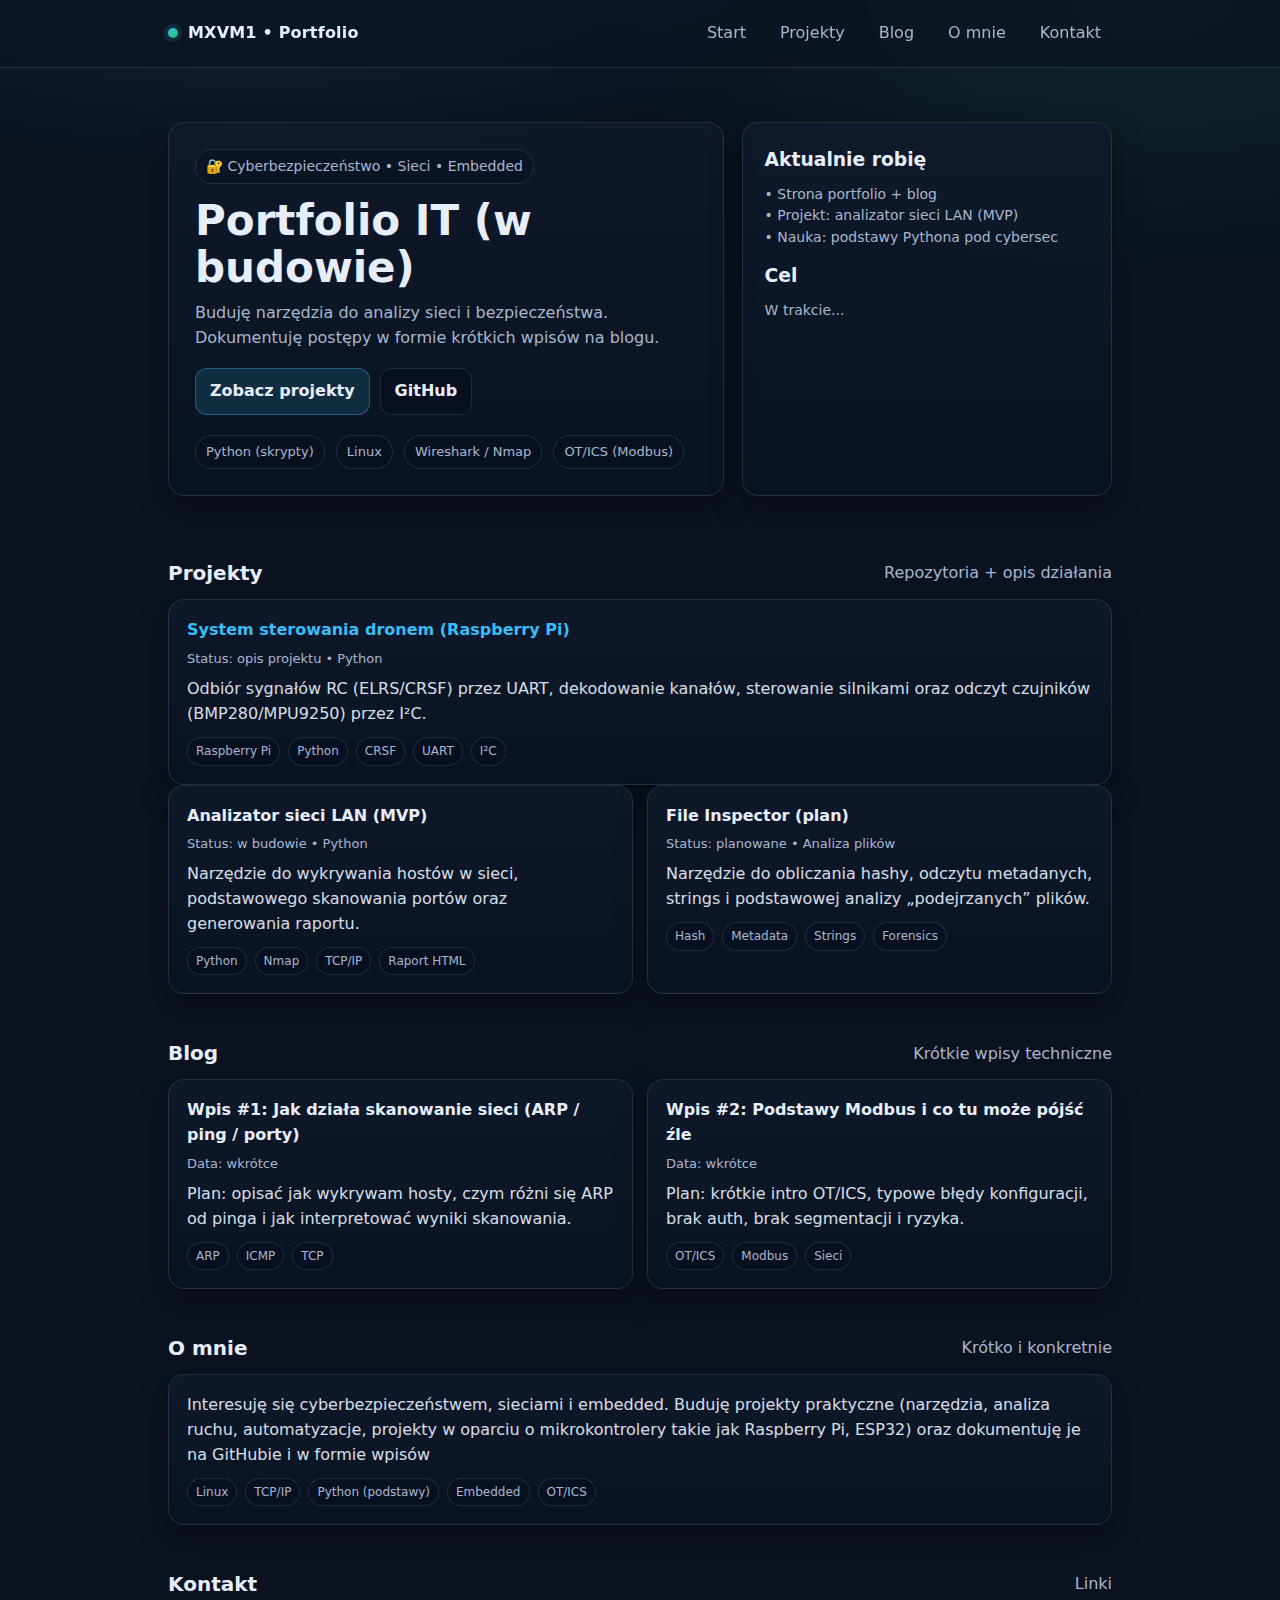
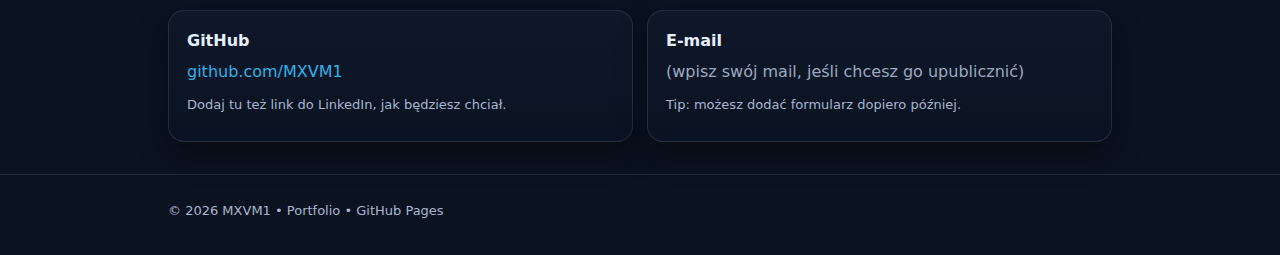
<file: index.html>
<!DOCTYPE html>
<html lang="pl">
<head>
  <meta charset="UTF-8" />
  <meta name="viewport" content="width=device-width, initial-scale=1"/>
  <title>Portfolio — MXVM1</title>
<link rel="stylesheet" href="styles.css">
</head>

<body>

  <!-- NAVBAR -->
  <div class="nav">
    <div class="container">
      <div class="nav-inner">
        <div class="brand">
          <span class="dot"></span>
          <span>MXVM1 • Portfolio</span>
        </div>
        <div class="nav-links">
          <a href="#start">Start</a>
          <a href="#projekty">Projekty</a>
          <a href="#blog">Blog</a>
          <a href="#o-mnie">O mnie</a>
          <a href="#kontakt">Kontakt</a>
        </div>
      </div>
    </div>
  </div>

  <!-- HERO -->
  <header id="start">
    <div class="container">
      <div class="hero">
        <div class="card hero-left">
          <div class="kicker">🔐 Cyberbezpieczeństwo • Sieci • Embedded</div>
          <h1>Portfolio IT (w budowie)</h1>
          <p class="subtitle">
            Buduję narzędzia do analizy sieci i bezpieczeństwa. Dokumentuję postępy w formie krótkich wpisów na blogu.
          </p>

          <div class="btns">
            <a class="btn primary" href="#projekty">Zobacz projekty</a>
            <a class="btn" href="https://github.com/MXVM1" target="_blank" rel="noopener">GitHub</a>
          </div>

          <div style="margin-top:14px">
            <span class="pill">Python (skrypty)</span>
            <span class="pill">Linux</span>
            <span class="pill">Wireshark / Nmap</span>
            <span class="pill">OT/ICS (Modbus)</span>
          </div>
        </div>

        <div class="card hero-right">
          <h3>Aktualnie robię</h3>
          <p class="small">• Strona portfolio + blog</p>
          <p class="small">• Projekt: analizator sieci LAN (MVP)</p>
          <p class="small">• Nauka: podstawy Pythona pod cybersec</p>

          <div style="height:12px"></div>

          <h3>Cel</h3>
          <p class="small muted">
            W trakcie...
          </p>
        </div>
      </div>
    </div>
  </header>

  <!-- PROJECTS -->
  <section id="projekty">
    <div class="container">
      <div class="section-title">
        <h2>Projekty</h2>
        <span class="muted">Repozytoria + opis działania</span>
      </div>

<a class="project-link" href="drone_rpi.html">
  <div class="card item">
    <h3>System sterowania dronem (Raspberry Pi)</h3>
    <p class="meta">Status: opis projektu • Python</p>
    <p class="desc">
      Odbiór sygnałów RC (ELRS/CRSF) przez UART, dekodowanie kanałów,
      sterowanie silnikami oraz odczyt czujników (BMP280/MPU9250) przez I²C.
    </p>
    <div class="tags">
      <span class="tag">Raspberry Pi</span>
      <span class="tag">Python</span>
      <span class="tag">CRSF</span>
      <span class="tag">UART</span>
      <span class="tag">I²C</span>
    </div>
  </div>
</a>

      <div class="grid">
        <div class="card item">
          <h3>Analizator sieci LAN (MVP)</h3>
          <p class="meta">Status: w budowie • Python</p>
          <p class="desc">
            Narzędzie do wykrywania hostów w sieci, podstawowego skanowania portów oraz generowania raportu.
          </p>
          <div class="tags">
            <span class="tag">Python</span>
            <span class="tag">Nmap</span>
            <span class="tag">TCP/IP</span>
            <span class="tag">Raport HTML</span>
          </div>
        </div>
        
        <div class="card item">
          <h3>File Inspector (plan)</h3>
          <p class="meta">Status: planowane • Analiza plików</p>
          <p class="desc">
            Narzędzie do obliczania hashy, odczytu metadanych, strings i podstawowej analizy „podejrzanych” plików.
          </p>
          <div class="tags">
            <span class="tag">Hash</span>
            <span class="tag">Metadata</span>
            <span class="tag">Strings</span>
            <span class="tag">Forensics</span>
          </div>
        </div>
      </div>
    </div>
  </section>

  <!-- BLOG -->
  <section id="blog">
    <div class="container">
      <div class="section-title">
        <h2>Blog</h2>
        <span class="muted">Krótkie wpisy techniczne</span>
      </div>

      <div class="grid">
        <div class="card item">
          <h3>Wpis #1: Jak działa skanowanie sieci (ARP / ping / porty)</h3>
          <p class="meta">Data: wkrótce</p>
          <p class="desc">
            Plan: opisać jak wykrywam hosty, czym różni się ARP od pinga i jak interpretować wyniki skanowania.
          </p>
          <div class="tags">
            <span class="tag">ARP</span>
            <span class="tag">ICMP</span>
            <span class="tag">TCP</span>
          </div>
        </div>

        <div class="card item">
          <h3>Wpis #2: Podstawy Modbus i co tu może pójść źle</h3>
          <p class="meta">Data: wkrótce</p>
          <p class="desc">
            Plan: krótkie intro OT/ICS, typowe błędy konfiguracji, brak auth, brak segmentacji i ryzyka.
          </p>
          <div class="tags">
            <span class="tag">OT/ICS</span>
            <span class="tag">Modbus</span>
            <span class="tag">Sieci</span>
          </div>
        </div>
      </div>
    </div>
  </section>

  <!-- ABOUT -->
  <section id="o-mnie">
    <div class="container">
      <div class="section-title">
        <h2>O mnie</h2>
        <span class="muted">Krótko i konkretnie</span>
      </div>

      <div class="card item">
        <p class="desc">
          Interesuję się cyberbezpieczeństwem, sieciami i embedded. Buduję projekty praktyczne (narzędzia, analiza ruchu, automatyzacje, projekty w oparciu o mikrokontrolery takie jak Raspberry Pi, ESP32)
          oraz dokumentuję je na GitHubie i w formie wpisów
        </p>
        <div class="tags">
          <span class="tag">Linux</span>
          <span class="tag">TCP/IP</span>
          <span class="tag">Python (podstawy)</span>
          <span class="tag">Embedded</span>
          <span class="tag">OT/ICS</span>
        </div>
      </div>
    </div>
  </section>

  <!-- CONTACT -->
  <section id="kontakt">
    <div class="container">
      <div class="section-title">
        <h2>Kontakt</h2>
        <span class="muted">Linki</span>
      </div>

      <div class="grid">
        <div class="card item">
          <h3>GitHub</h3>
          <p class="desc">
            <a href="https://github.com/MXVM1" target="_blank" rel="noopener">github.com/MXVM1</a>
          </p>
          <p class="meta">Dodaj tu też link do LinkedIn, jak będziesz chciał.</p>
        </div>

        <div class="card item">
          <h3>E-mail</h3>
          <p class="desc muted">
            (wpisz swój mail, jeśli chcesz go upublicznić)
          </p>
          <p class="meta">Tip: możesz dodać formularz dopiero później.</p>
        </div>
      </div>
    </div>
  </section>

  <footer>
    <div class="container">
      © <span id="y"></span> MXVM1 • Portfolio • GitHub Pages
    </div>
  </footer>

<script src="script.js"></script>

</body>
</html>
</file>
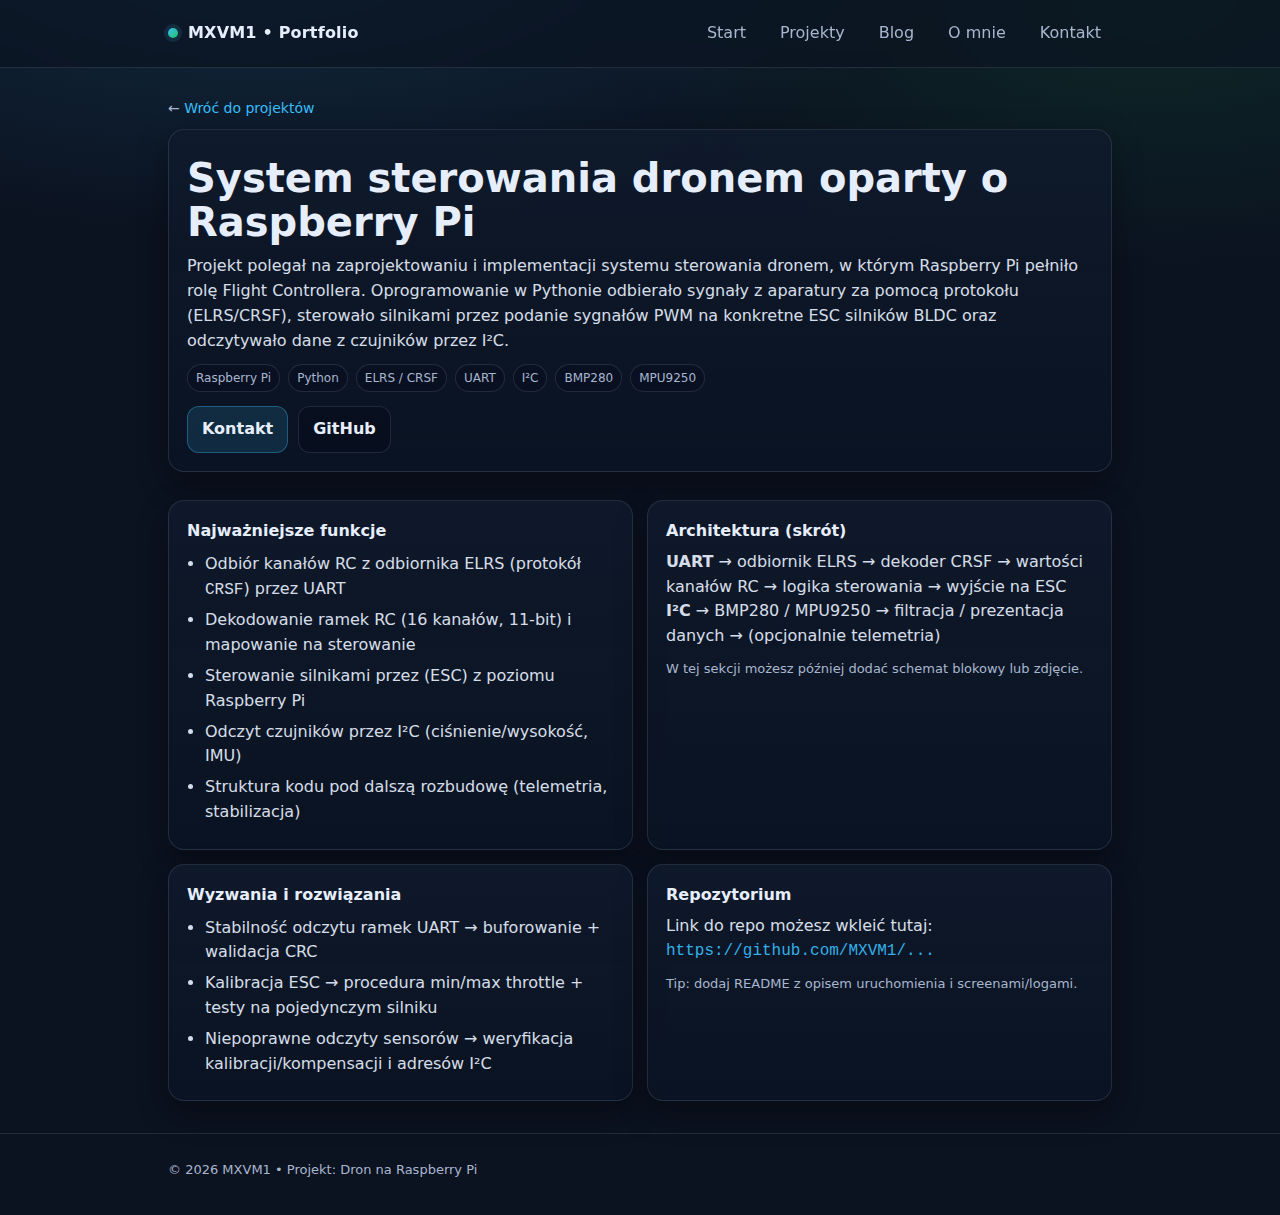
<file: drone_rpi.html>
<!DOCTYPE html>
<html lang="pl">
<head>
  <meta charset="UTF-8" />
  <meta name="viewport" content="width=device-width, initial-scale=1"/>
  <title>Projekt: Dron na Raspberry Pi — MXVM1</title>
  <link rel="stylesheet" href="styles.css">
  <style>
    /* małe dodatki tylko dla tej podstrony */
    .project-hero { padding: 30px 0 10px; }
    .breadcrumbs { color: var(--muted); font-size: 14px; margin: 0 0 10px; }
    .project-title { margin: 8px 0 10px; font-size: clamp(26px, 3.4vw, 40px); line-height: 1.1; }
    .project-grid { display: grid; grid-template-columns: 1fr 1fr; gap: 14px; }
    .project-grid .item { padding: 18px; }
    @media (max-width: 860px){ .project-grid { grid-template-columns: 1fr; } }
    .mono { font-family: ui-monospace, SFMono-Regular, Menlo, Monaco, Consolas, "Liberation Mono", "Courier New", monospace; }
    .list { margin: 8px 0 0; padding-left: 18px; color: var(--text); opacity: .92; }
    .list li { margin: 6px 0; }
  </style>
</head>
<body>

  <div class="nav">
    <div class="container">
      <div class="nav-inner">
        <div class="brand">
          <span class="dot"></span>
          <span>MXVM1 • Portfolio</span>
        </div>
        <div class="nav-links">
          <a href="index.html#start">Start</a>
          <a href="index.html#projekty">Projekty</a>
          <a href="index.html#blog">Blog</a>
          <a href="index.html#o-mnie">O mnie</a>
          <a href="index.html#kontakt">Kontakt</a>
        </div>
      </div>
    </div>
  </div>

  <main class="project-hero">
    <div class="container">
      <p class="breadcrumbs">← <a href="index.html#projekty">Wróć do projektów</a></p>
      <div class="card item">
        <h1 class="project-title">System sterowania dronem oparty o Raspberry Pi</h1>
        <p class="desc">
          Projekt polegał na zaprojektowaniu i implementacji systemu sterowania dronem, w którym Raspberry Pi pełniło rolę Flight Controllera.
          Oprogramowanie w Pythonie odbierało sygnały z aparatury za pomocą protokołu (ELRS/CRSF), sterowało silnikami przez podanie sygnałów PWM na konkretne ESC silników BLDC oraz odczytywało dane z czujników przez I²C.
        </p>

        <div class="tags">
          <span class="tag">Raspberry Pi</span>
          <span class="tag">Python</span>
          <span class="tag">ELRS / CRSF</span>
          <span class="tag">UART</span>
          <span class="tag">I²C</span>
          <span class="tag">BMP280</span>
          <span class="tag">MPU9250</span>
        </div>

        <div class="btns" style="margin-top:14px">
          <a class="btn primary" href="index.html#kontakt">Kontakt</a>
          <a class="btn" href="https://github.com/MXVM1" target="_blank" rel="noopener">GitHub</a>
        </div>
      </div>
    </div>
  </main>

  <section>
    <div class="container">
      <div class="project-grid">
        <div class="card item">
          <h3>Najważniejsze funkcje</h3>
          <ul class="list">
            <li>Odbiór kanałów RC z odbiornika ELRS (protokół <span class="mono">CRSF</span>) przez UART</li>
            <li>Dekodowanie ramek RC (16 kanałów, 11-bit) i mapowanie na sterowanie</li>
            <li>Sterowanie silnikami przez (ESC) z poziomu Raspberry Pi</li>
            <li>Odczyt czujników przez I²C (ciśnienie/wysokość, IMU)</li>
            <li>Struktura kodu pod dalszą rozbudowę (telemetria, stabilizacja)</li>
          </ul>
        </div>

        <div class="card item">
          <h3>Architektura (skrót)</h3>
          <p class="desc">
            <b>UART</b> → odbiornik ELRS → dekoder CRSF → wartości kanałów RC → logika sterowania → wyjście na ESC<br/>
            <b>I²C</b> → BMP280 / MPU9250 → filtracja / prezentacja danych → (opcjonalnie telemetria)
          </p>
          <p class="meta">W tej sekcji możesz później dodać schemat blokowy lub zdjęcie.</p>
        </div>

        <div class="card item">
          <h3>Wyzwania i rozwiązania</h3>
          <ul class="list">
            <li>Stabilność odczytu ramek UART → buforowanie + walidacja CRC</li>
            <li>Kalibracja ESC → procedura min/max throttle + testy na pojedynczym silniku</li>
            <li>Niepoprawne odczyty sensorów → weryfikacja kalibracji/kompensacji i adresów I²C</li>
          </ul>
        </div>

        <div class="card item">
          <h3>Repozytorium</h3>
          <p class="desc">
            Link do repo możesz wkleić tutaj:
            <br/><a href="#" class="mono">https://github.com/MXVM1/...</a>
          </p>
          <p class="meta">Tip: dodaj README z opisem uruchomienia i screenami/logami.</p>
        </div>
      </div>
    </div>
  </section>

  <footer>
    <div class="container">
      © <span id="y"></span> MXVM1 • Projekt: Dron na Raspberry Pi
    </div>
  </footer>

  <script>
    document.getElementById("y").textContent = new Date().getFullYear();
  </script>
</body>
</html>
</file>
<file: styles.css>
:root{
  --bg:#0b1220;
  --panel:#0f1a2b;
  --panel2:#0a1323;
  --text:#e6eefc;
  --muted:#a9b6cf;
  --accent:#38bdf8;
  --accent2:#22c55e;
  --border:rgba(148,163,184,.18);
  --shadow: 0 12px 30px rgba(0,0,0,.35);
  --radius:16px;
  --max: 980px;
}

*{box-sizing:border-box}
html{scroll-behavior:smooth}

body{
  margin:0;
  font-family: system-ui, -apple-system, Segoe UI, Roboto, Arial, sans-serif;
  background: radial-gradient(1200px 600px at 20% -10%, rgba(56,189,248,.18), transparent 60%),
              radial-gradient(1000px 500px at 90% 0%, rgba(34,197,94,.12), transparent 55%),
              var(--bg);
  color:var(--text);
  line-height:1.55;
}

a{color:var(--accent); text-decoration:none}
a:hover{text-decoration:underline}

.container{max-width:var(--max); margin:0 auto; padding:0 18px}

/* NAV */
.nav{
  position: sticky;
  top:0;
  z-index:10;
  backdrop-filter: blur(10px);
  background: rgba(11,18,32,.65);
  border-bottom: 1px solid var(--border);
}

.nav-inner{
  display:flex;
  align-items:center;
  justify-content:space-between;
  padding: 12px 0;
  gap: 14px;
}

.brand{
  display:flex;
  align-items:center;
  gap:10px;
  font-weight:700;
  letter-spacing:.2px;
}

.dot{
  width:10px; height:10px; border-radius:999px;
  background: linear-gradient(135deg, var(--accent), var(--accent2));
  box-shadow: 0 0 0 4px rgba(56,189,248,.12);
}

.nav-links{
  display:flex;
  gap: 12px;
  flex-wrap: wrap;
  justify-content:flex-end;
}

.nav-links a{
  color: var(--muted);
  padding: 8px 10px;
  border-radius: 10px;
  border: 1px solid transparent;
}

.nav-links a:hover{
  color: var(--text);
  border-color: var(--border);
  text-decoration:none;
  background: rgba(15,26,43,.5);
}

/* HERO */
header{
  padding: 54px 0 26px;
}

.hero{
  display:grid;
  grid-template-columns: 1.2fr .8fr;
  gap: 18px;
  align-items: stretch;
}

.card{
  background: linear-gradient(180deg, rgba(15,26,43,.9), rgba(10,19,35,.88));
  border: 1px solid var(--border);
  border-radius: var(--radius);
  box-shadow: var(--shadow);
}

.hero-left{padding: 26px}
.hero-right{padding: 22px}

.kicker{
  display:inline-flex;
  align-items:center;
  gap:10px;
  color: var(--muted);
  font-size: 14px;
  border: 1px solid var(--border);
  border-radius: 999px;
  padding: 6px 10px;
  background: rgba(2,6,23,.25);
}

h1{
  margin: 14px 0 10px;
  font-size: clamp(28px, 4vw, 42px);
  line-height: 1.1;
}

.subtitle{
  color: var(--muted);
  margin: 0 0 18px;
  font-size: 16px;
}

.btns{
  display:flex;
  flex-wrap:wrap;
  gap:10px;
  margin-top:14px;
}

.btn{
  display:inline-flex;
  align-items:center;
  justify-content:center;
  padding: 10px 14px;
  border-radius: 12px;
  border: 1px solid var(--border);
  background: rgba(2,6,23,.35);
  color: var(--text);
  text-decoration:none;
  font-weight: 600;
}

.btn:hover{
  background: rgba(15,26,43,.6);
  text-decoration:none;
}

.btn.primary{
  border-color: rgba(56,189,248,.35);
  background: rgba(56,189,248,.14);
}

.btn.primary:hover{background: rgba(56,189,248,.2)}

.pill{
  display:inline-flex;
  padding: 6px 10px;
  border-radius: 999px;
  border: 1px solid var(--border);
  color: var(--muted);
  font-size: 13px;
  margin: 6px 6px 0 0;
  background: rgba(2,6,23,.25);
}

.hero-right h3{margin: 0 0 10px}
.small{color: var(--muted); font-size: 14px; margin: 0}

/* SECTIONS */
section{padding: 18px 0 8px}

.section-title{
  display:flex;
  align-items:center;
  justify-content:space-between;
  gap: 10px;
  margin: 18px 0 10px;
}

h2{margin:0; font-size: 20px}

.grid{
  display:grid;
  grid-template-columns: repeat(2, 1fr);
  gap: 14px;
}

.item{padding: 18px}

.item h3{margin:0 0 6px; font-size: 16px}

.meta{color: var(--muted); font-size: 13px; margin: 0 0 8px}

.desc{color: var(--text); opacity: .92; margin: 0 0 10px}

.tags{display:flex; flex-wrap:wrap; gap: 8px}

.tag{
  font-size: 12px;
  color: var(--muted);
  border: 1px solid var(--border);
  border-radius: 999px;
  padding: 4px 8px;
  background: rgba(2,6,23,.22);
}

.muted{color: var(--muted)}

footer{
  padding: 26px 0 34px;
  color: var(--muted);
  font-size: 13px;
  border-top: 1px solid var(--border);
  margin-top: 24px;
}

/* Responsive */
@media (max-width: 860px){
  .hero{grid-template-columns:1fr}
  .grid{grid-template-columns:1fr}
  .nav-inner{flex-direction:column; align-items:flex-start}
  .nav-links{justify-content:flex-start}
}
.project-link { text-decoration: none; display: block; }
.project-link .card { transition: transform .12s ease, border-color .12s ease; }
.project-link:hover .card {
  transform: translateY(-2px);
  border-color: rgba(56,189,248,.35);
}
</file>
